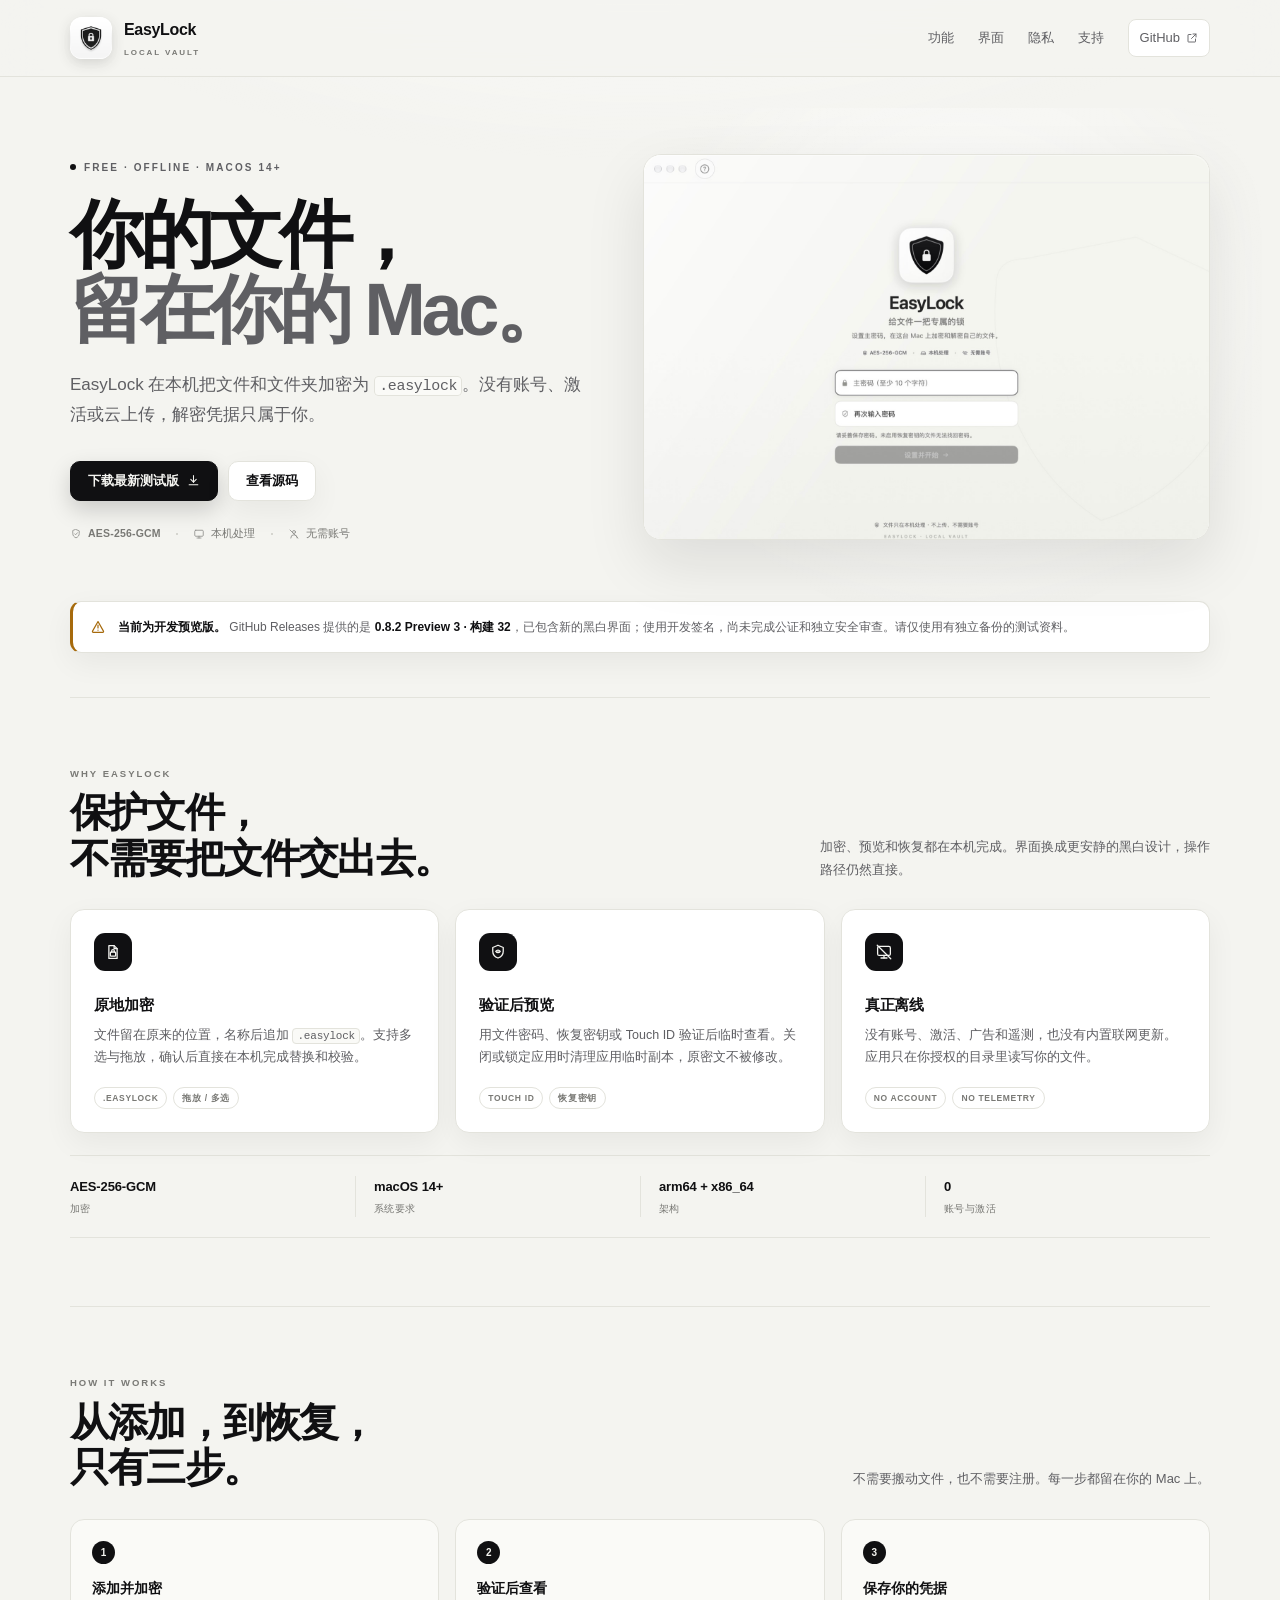
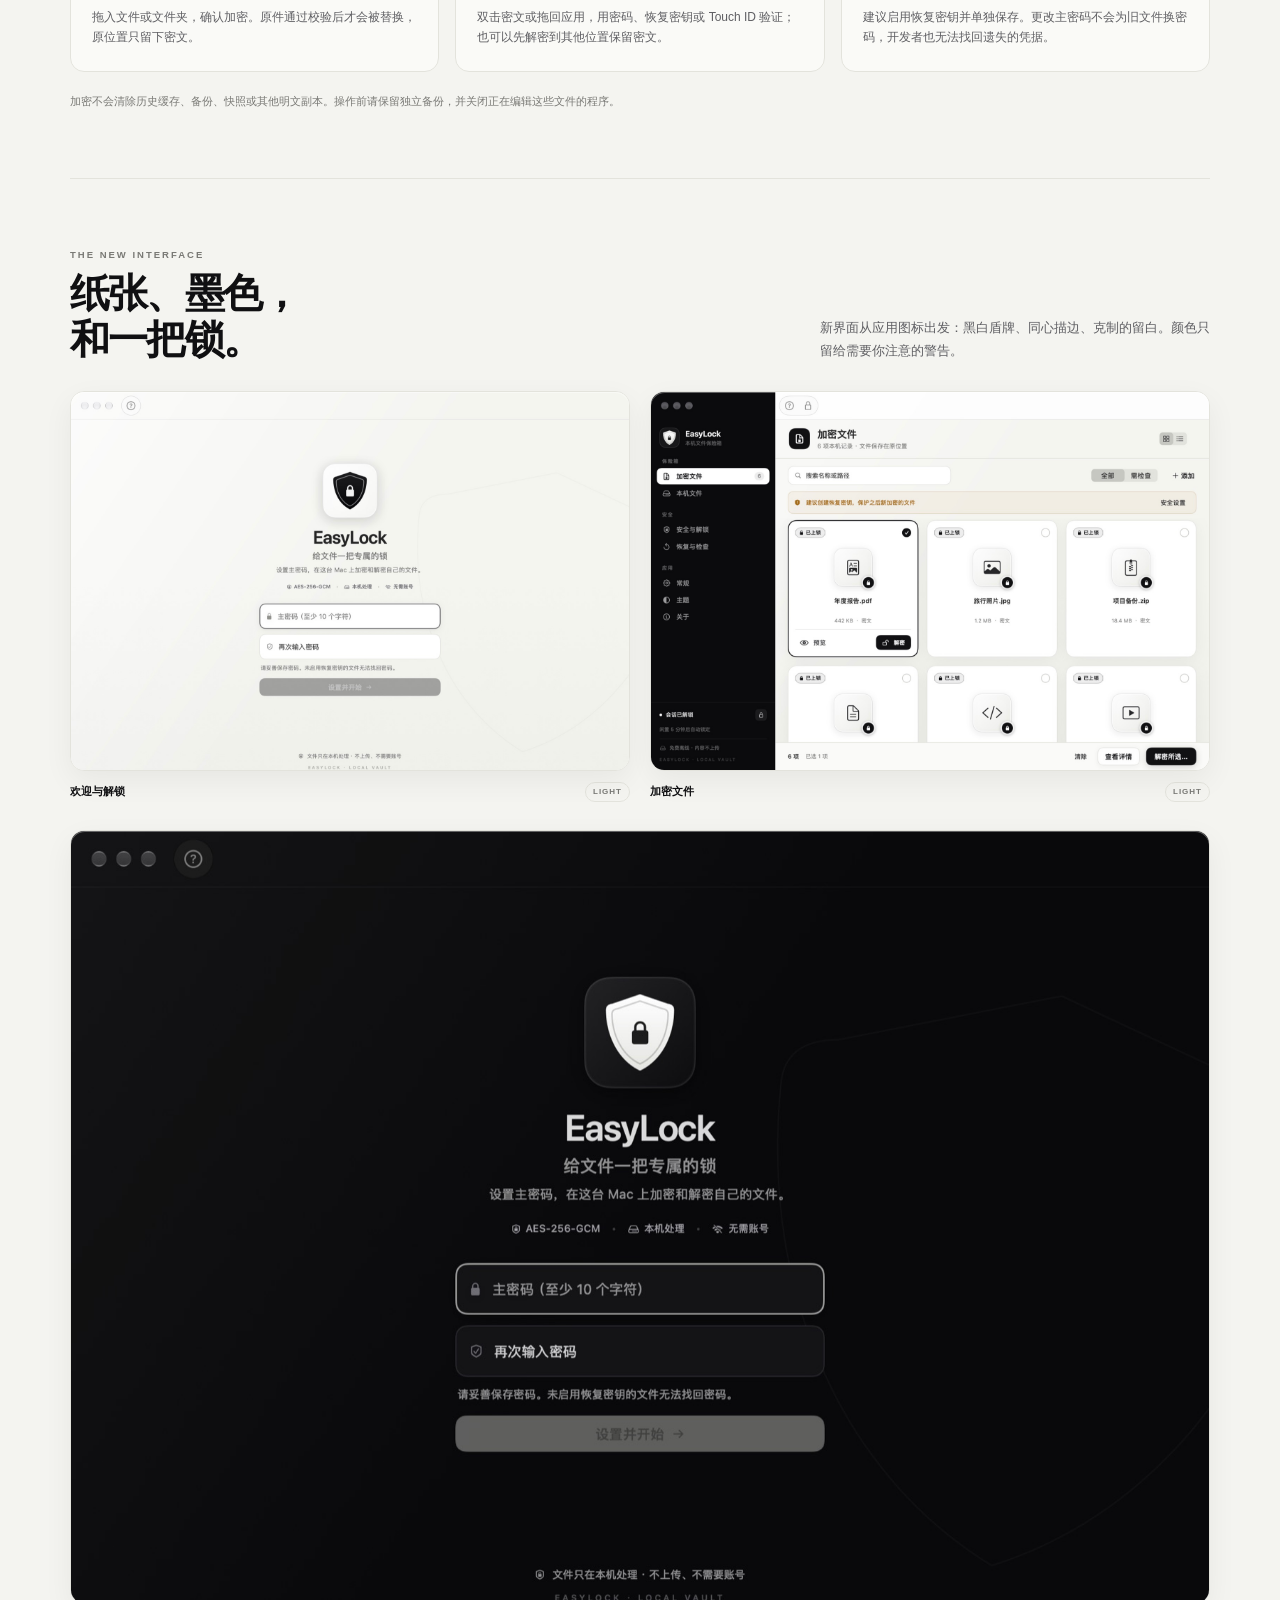
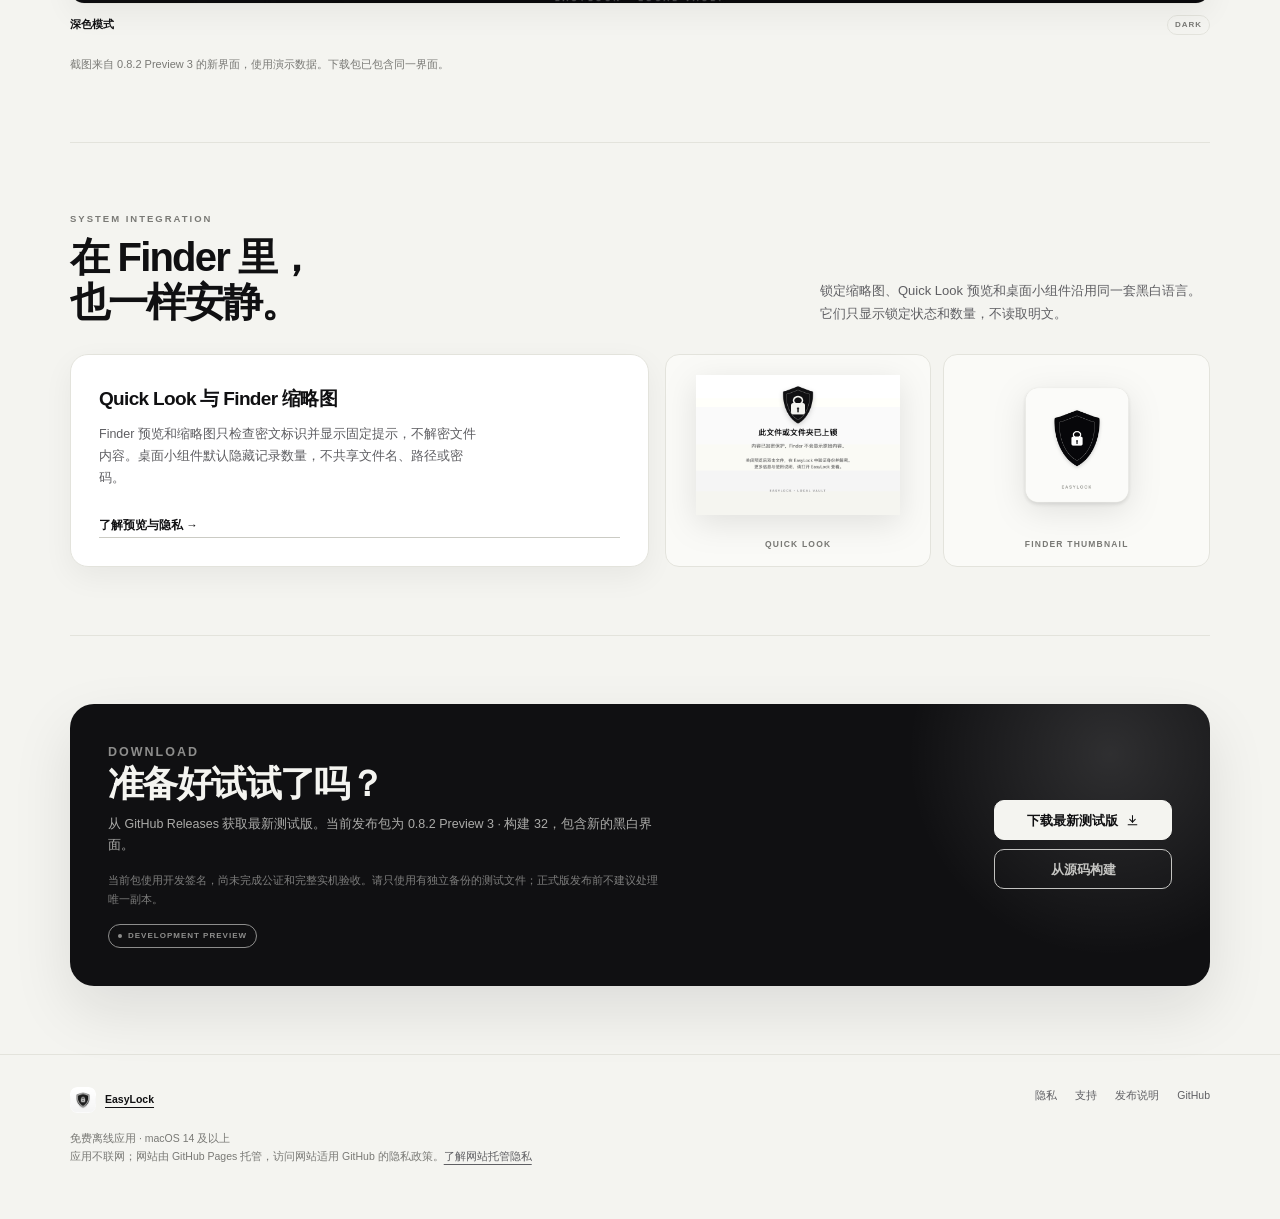
<file: docs/index.html>
<!doctype html>
<html lang="zh-CN">
<head>
  <meta charset="utf-8">
  <meta name="viewport" content="width=device-width,initial-scale=1">
  <meta name="description" content="EasyLock：免费、离线的 macOS 文件加密工具。新的黑白界面、Quick Look、Finder 缩略图和桌面小组件。">
  <title>EasyLock · 你的文件，留在你的 Mac</title>
  <link rel="icon" href="icon.png">
  <link rel="apple-touch-icon" href="icon.png">
  <meta name="theme-color" content="#f4f4f0" media="(prefers-color-scheme: light)">
  <meta name="theme-color" content="#09090a" media="(prefers-color-scheme: dark)">
  <meta property="og:type" content="website">
  <meta property="og:title" content="EasyLock · 你的文件，留在你的 Mac">
  <meta property="og:description" content="免费、离线的 macOS 文件加密工具。新的黑白界面、Quick Look、Finder 缩略图和桌面小组件。">
  <meta property="og:image" content="https://yqyqyq123abc.github.io/EasyLock/screens/library.jpg">
  <meta property="og:url" content="https://yqyqyq123abc.github.io/EasyLock/">
  <link rel="stylesheet" href="style.css">
</head>
<body>
  <a class="skip-link" href="#main">跳到主要内容</a>

  <header class="site-header">
    <div class="wrap header-inner">
      <a class="brand" href="index.html" aria-label="EasyLock 首页">
        <img src="icon.png" width="42" height="42" alt="">
        <span>
          <span class="brand-name">EasyLock</span>
          <span class="brand-sub">LOCAL VAULT</span>
        </span>
      </a>
      <nav class="nav" aria-label="主导航">
        <a class="nav-optional" href="#features">功能</a>
        <a class="nav-optional" href="#screens">界面</a>
        <a href="privacy.html">隐私</a>
        <a href="support.html">支持</a>
        <a class="nav-github" href="https://github.com/YQYQYQ123abc/EasyLock" target="_blank" rel="noopener">
          GitHub
          <svg viewBox="0 0 24 24" fill="none" stroke="currentColor" stroke-width="1.8" stroke-linecap="round" stroke-linejoin="round" aria-hidden="true"><path d="M14 4h6v6"/><path d="M20 4l-9 9"/><path d="M19 14v5a1 1 0 0 1-1 1H5a1 1 0 0 1-1-1V6a1 1 0 0 1 1-1h5"/></svg>
        </a>
      </nav>
    </div>
  </header>

  <main id="main" class="wrap">
    <section class="hero">
      <div class="hero-copy">
        <p class="eyebrow"><span class="eyebrow-dot"></span>FREE · OFFLINE · MACOS 14+</p>
        <h1>你的文件，<br><span>留在你的 Mac。</span></h1>
        <p class="lead">EasyLock 在本机把文件和文件夹加密为 <code>.easylock</code>。没有账号、激活或云上传，解密凭据只属于你。</p>
        <div class="actions">
          <a class="button primary" href="https://github.com/YQYQYQ123abc/EasyLock/releases/tag/v0.8.2-preview.3">
            下载最新测试版
            <svg viewBox="0 0 24 24" fill="none" stroke="currentColor" stroke-width="1.9" stroke-linecap="round" stroke-linejoin="round" aria-hidden="true"><path d="M12 3v12"/><path d="M7 10l5 5 5-5"/><path d="M4 20h16"/></svg>
          </a>
          <a class="button" href="https://github.com/YQYQYQ123abc/EasyLock" target="_blank" rel="noopener">查看源码</a>
        </div>
        <div class="hero-meta">
          <span><svg viewBox="0 0 24 24" fill="none" stroke="currentColor" stroke-width="1.7" stroke-linecap="round" stroke-linejoin="round" aria-hidden="true"><path d="M12 3l6.5 2.8V11c0 4.1-2.7 7.2-6.5 8.7C8.2 18.2 5.5 15.1 5.5 11V5.8z"/><path d="M9.2 11.6l2 2 3.7-4.1"/></svg>AES-256-GCM</span>
          <i class="dot" aria-hidden="true"></i>
          <span><svg viewBox="0 0 24 24" fill="none" stroke="currentColor" stroke-width="1.7" stroke-linecap="round" stroke-linejoin="round" aria-hidden="true"><rect x="3.5" y="4.5" width="17" height="12" rx="2"/><path d="M8 20h8"/><path d="M12 16.5V20"/></svg>本机处理</span>
          <i class="dot" aria-hidden="true"></i>
          <span><svg viewBox="0 0 24 24" fill="none" stroke="currentColor" stroke-width="1.7" stroke-linecap="round" stroke-linejoin="round" aria-hidden="true"><circle cx="12" cy="8" r="3"/><path d="M5.5 20a6.5 6.5 0 0 1 13 0"/><path d="M4 4l16 16"/></svg>无需账号</span>
        </div>
      </div>
      <div class="hero-visual">
        <div class="window">
          <picture>
            <source srcset="screens/welcome-dark.jpg" media="(prefers-color-scheme: dark)">
            <img src="screens/welcome.jpg" width="1600" height="1086" alt="EasyLock 新版的欢迎与解锁界面，使用黑白盾牌图标" fetchpriority="high">
          </picture>
        </div>
      </div>
    </section>

    <p class="notice">
      <svg viewBox="0 0 24 24" fill="none" stroke="currentColor" stroke-width="1.8" stroke-linecap="round" stroke-linejoin="round" aria-hidden="true"><path d="M12 3.8l8.2 14.4a1.2 1.2 0 0 1-1 1.8H4.8a1.2 1.2 0 0 1-1-1.8z"/><path d="M12 9v4.5"/><path d="M12 16.8h.01"/></svg>
      <span><strong>当前为开发预览版。</strong> GitHub Releases 提供的是 <strong>0.8.2 Preview 3 · 构建 32</strong>，已包含新的黑白界面；使用开发签名，尚未完成公证和独立安全审查。请仅使用有独立备份的测试资料。</span>
    </p>

    <section class="section" id="features">
      <div class="section-head">
        <div>
          <p class="section-kicker">WHY EASYLOCK</p>
          <h2 class="section-title">保护文件，<br>不需要把文件交出去。</h2>
        </div>
        <p class="section-copy">加密、预览和恢复都在本机完成。界面换成更安静的黑白设计，操作路径仍然直接。</p>
      </div>

      <div class="grid-3">
        <article class="card">
          <div class="icon-tile">
            <svg viewBox="0 0 24 24" fill="none" stroke="currentColor" stroke-width="1.7" stroke-linecap="round" stroke-linejoin="round" aria-hidden="true"><path d="M6.5 3.5h7l4 4v13h-11z"/><path d="M13.5 3.5v4h4"/><rect x="8.5" y="12" width="7" height="5.5" rx="1.2"/><path d="M10.2 12v-1.4a1.8 1.8 0 0 1 3.6 0V12"/></svg>
          </div>
          <h3>原地加密</h3>
          <p>文件留在原来的位置，名称后追加 <code>.easylock</code>。支持多选与拖放，确认后直接在本机完成替换和校验。</p>
          <div class="pill-row"><span class="pill">.EASYLOCK</span><span class="pill">拖放 / 多选</span></div>
        </article>

        <article class="card">
          <div class="icon-tile">
            <svg viewBox="0 0 24 24" fill="none" stroke="currentColor" stroke-width="1.7" stroke-linecap="round" stroke-linejoin="round" aria-hidden="true"><path d="M12 3l7 3v5c0 4.3-2.9 7.6-7 9-4.1-1.4-7-4.7-7-9V6z"/><path d="M9 11.2s1.2-1.7 3-1.7 3 1.7 3 1.7-1.2 1.7-3 1.7-3-1.7-3-1.7z"/><circle cx="12" cy="11.2" r=".8" fill="currentColor" stroke="none"/></svg>
          </div>
          <h3>验证后预览</h3>
          <p>用文件密码、恢复密钥或 Touch ID 验证后临时查看。关闭或锁定应用时清理应用临时副本，原密文不被修改。</p>
          <div class="pill-row"><span class="pill">TOUCH ID</span><span class="pill">恢复密钥</span></div>
        </article>

        <article class="card">
          <div class="icon-tile">
            <svg viewBox="0 0 24 24" fill="none" stroke="currentColor" stroke-width="1.7" stroke-linecap="round" stroke-linejoin="round" aria-hidden="true"><rect x="3.5" y="4.5" width="17" height="12" rx="2"/><path d="M8 20h8"/><path d="M12 16.5V20"/><path d="M3 3l18 18"/></svg>
          </div>
          <h3>真正离线</h3>
          <p>没有账号、激活、广告和遥测，也没有内置联网更新。应用只在你授权的目录里读写你的文件。</p>
          <div class="pill-row"><span class="pill">NO ACCOUNT</span><span class="pill">NO TELEMETRY</span></div>
        </article>
      </div>

      <ul class="spec-strip" aria-label="产品规格">
        <li><strong>AES-256-GCM</strong><span>加密</span></li>
        <li><strong>macOS 14+</strong><span>系统要求</span></li>
        <li><strong>arm64 + x86_64</strong><span>架构</span></li>
        <li><strong>0</strong><span>账号与激活</span></li>
      </ul>
    </section>

    <section class="section" id="how">
      <div class="section-head">
        <div>
          <p class="section-kicker">HOW IT WORKS</p>
          <h2 class="section-title">从添加，到恢复，<br>只有三步。</h2>
        </div>
        <p class="section-copy">不需要搬动文件，也不需要注册。每一步都留在你的 Mac 上。</p>
      </div>
      <div class="steps">
        <article class="step">
          <div class="step-num">1</div>
          <h3>添加并加密</h3>
          <p>拖入文件或文件夹，确认加密。原件通过校验后才会被替换，原位置只留下密文。</p>
        </article>
        <article class="step">
          <div class="step-num">2</div>
          <h3>验证后查看</h3>
          <p>双击密文或拖回应用，用密码、恢复密钥或 Touch ID 验证；也可以先解密到其他位置保留密文。</p>
        </article>
        <article class="step">
          <div class="step-num">3</div>
          <h3>保存你的凭据</h3>
          <p>建议启用恢复密钥并单独保存。更改主密码不会为旧文件换密码，开发者也无法找回遗失的凭据。</p>
        </article>
      </div>
      <p class="section-note">加密不会清除历史缓存、备份、快照或其他明文副本。操作前请保留独立备份，并关闭正在编辑这些文件的程序。</p>
    </section>

    <section class="section" id="screens">
      <div class="section-head">
        <div>
          <p class="section-kicker">THE NEW INTERFACE</p>
          <h2 class="section-title">纸张、墨色，<br>和一把锁。</h2>
        </div>
        <p class="section-copy">新界面从应用图标出发：黑白盾牌、同心描边、克制的留白。颜色只留给需要你注意的警告。</p>
      </div>

      <div class="gallery">
        <figure class="figure">
          <div class="window">
            <img src="screens/welcome.jpg" width="1600" height="1086" alt="EasyLock 欢迎与解锁页面的新界面" loading="lazy" decoding="async">
          </div>
          <figcaption><strong>欢迎与解锁</strong><span class="tag">LIGHT</span></figcaption>
        </figure>
        <figure class="figure">
          <div class="window">
            <img src="screens/library.jpg" width="1600" height="1086" alt="EasyLock 加密文件页面的新界面，显示黑白文件卡片" loading="lazy" decoding="async">
          </div>
          <figcaption><strong>加密文件</strong><span class="tag">LIGHT</span></figcaption>
        </figure>
        <figure class="figure">
          <div class="window">
            <img src="screens/welcome-dark.jpg" width="1600" height="1086" alt="EasyLock 深色模式下的欢迎与解锁页面" loading="lazy" decoding="async">
          </div>
          <figcaption><strong>深色模式</strong><span class="tag">DARK</span></figcaption>
        </figure>
      </div>

      <p class="section-note">截图来自 0.8.2 Preview 3 的新界面，使用演示数据。下载包已包含同一界面。</p>
    </section>

    <section class="section" id="system">
      <div class="section-head">
        <div>
          <p class="section-kicker">SYSTEM INTEGRATION</p>
          <h2 class="section-title">在 Finder 里，<br>也一样安静。</h2>
        </div>
        <p class="section-copy">锁定缩略图、Quick Look 预览和桌面小组件沿用同一套黑白语言。它们只显示锁定状态和数量，不读取明文。</p>
      </div>

      <div class="system">
        <div class="system-copy">
          <div>
            <h3>Quick Look 与 Finder 缩略图</h3>
            <p>Finder 预览和缩略图只检查密文标识并显示固定提示，不解密文件内容。桌面小组件默认隐藏记录数量，不共享文件名、路径或密码。</p>
          </div>
          <a class="text-link" href="privacy.html#preview">了解预览与隐私 →</a>
        </div>
        <div class="asset-grid">
          <div class="asset">
            <picture>
              <source srcset="screens/quicklook-dark.png" media="(prefers-color-scheme: dark)">
              <img src="screens/quicklook.png" width="640" height="440" alt="EasyLock 锁定文件的 Quick Look 预览卡片" loading="lazy" decoding="async">
            </picture>
            <span>QUICK LOOK</span>
          </div>
          <div class="asset">
            <img src="screens/thumbnail.png" width="512" height="512" alt="EasyLock 锁定文件的 Finder 缩略图" loading="lazy" decoding="async">
            <span>FINDER THUMBNAIL</span>
          </div>
        </div>
      </div>
    </section>

    <section class="section" id="download">
      <div class="download">
        <div class="download-copy">
          <p class="section-kicker">DOWNLOAD</p>
          <h2>准备好试试了吗？</h2>
          <p>从 GitHub Releases 获取最新测试版。当前发布包为 0.8.2 Preview 3 · 构建 32，包含新的黑白界面。</p>
          <p class="download-note">当前包使用开发签名，尚未完成公证和完整实机验收。请只使用有独立备份的测试文件；正式版发布前不建议处理唯一副本。</p>
          <span class="download-status">DEVELOPMENT PREVIEW</span>
        </div>
        <div class="download-actions">
          <a class="button primary" href="https://github.com/YQYQYQ123abc/EasyLock/releases/tag/v0.8.2-preview.3">
            下载最新测试版
            <svg viewBox="0 0 24 24" fill="none" stroke="currentColor" stroke-width="1.9" stroke-linecap="round" stroke-linejoin="round" aria-hidden="true"><path d="M12 3v12"/><path d="M7 10l5 5 5-5"/><path d="M4 20h16"/></svg>
          </a>
          <a class="button" href="https://github.com/YQYQYQ123abc/EasyLock#构建与验证" target="_blank" rel="noopener">从源码构建</a>
        </div>
      </div>
    </section>
  </main>

  <footer class="site-footer">
    <div class="wrap">
      <div class="footer-inner">
        <div>
          <a class="footer-brand" href="index.html"><img src="icon.png" width="26" height="26" alt="">EasyLock</a>
          <p class="footer-note">免费离线应用 · macOS 14 及以上<br>应用不联网；网站由 GitHub Pages 托管，访问网站适用 GitHub 的隐私政策。<a href="https://docs.github.com/en/site-policy/privacy-policies/github-general-privacy-statement" target="_blank" rel="noopener">了解网站托管隐私</a></p>
        </div>
        <div class="footer-links">
          <a href="privacy.html">隐私</a>
          <a href="support.html">支持</a>
          <a href="https://github.com/YQYQYQ123abc/EasyLock/blob/main/EasyLock/Distribution/ReleaseNotes/0.8.2-preview.3.md" target="_blank" rel="noopener">发布说明</a>
          <a href="https://github.com/YQYQYQ123abc/EasyLock" target="_blank" rel="noopener">GitHub</a>
        </div>
      </div>
    </div>
  </footer>
</body>
</html>
</file>
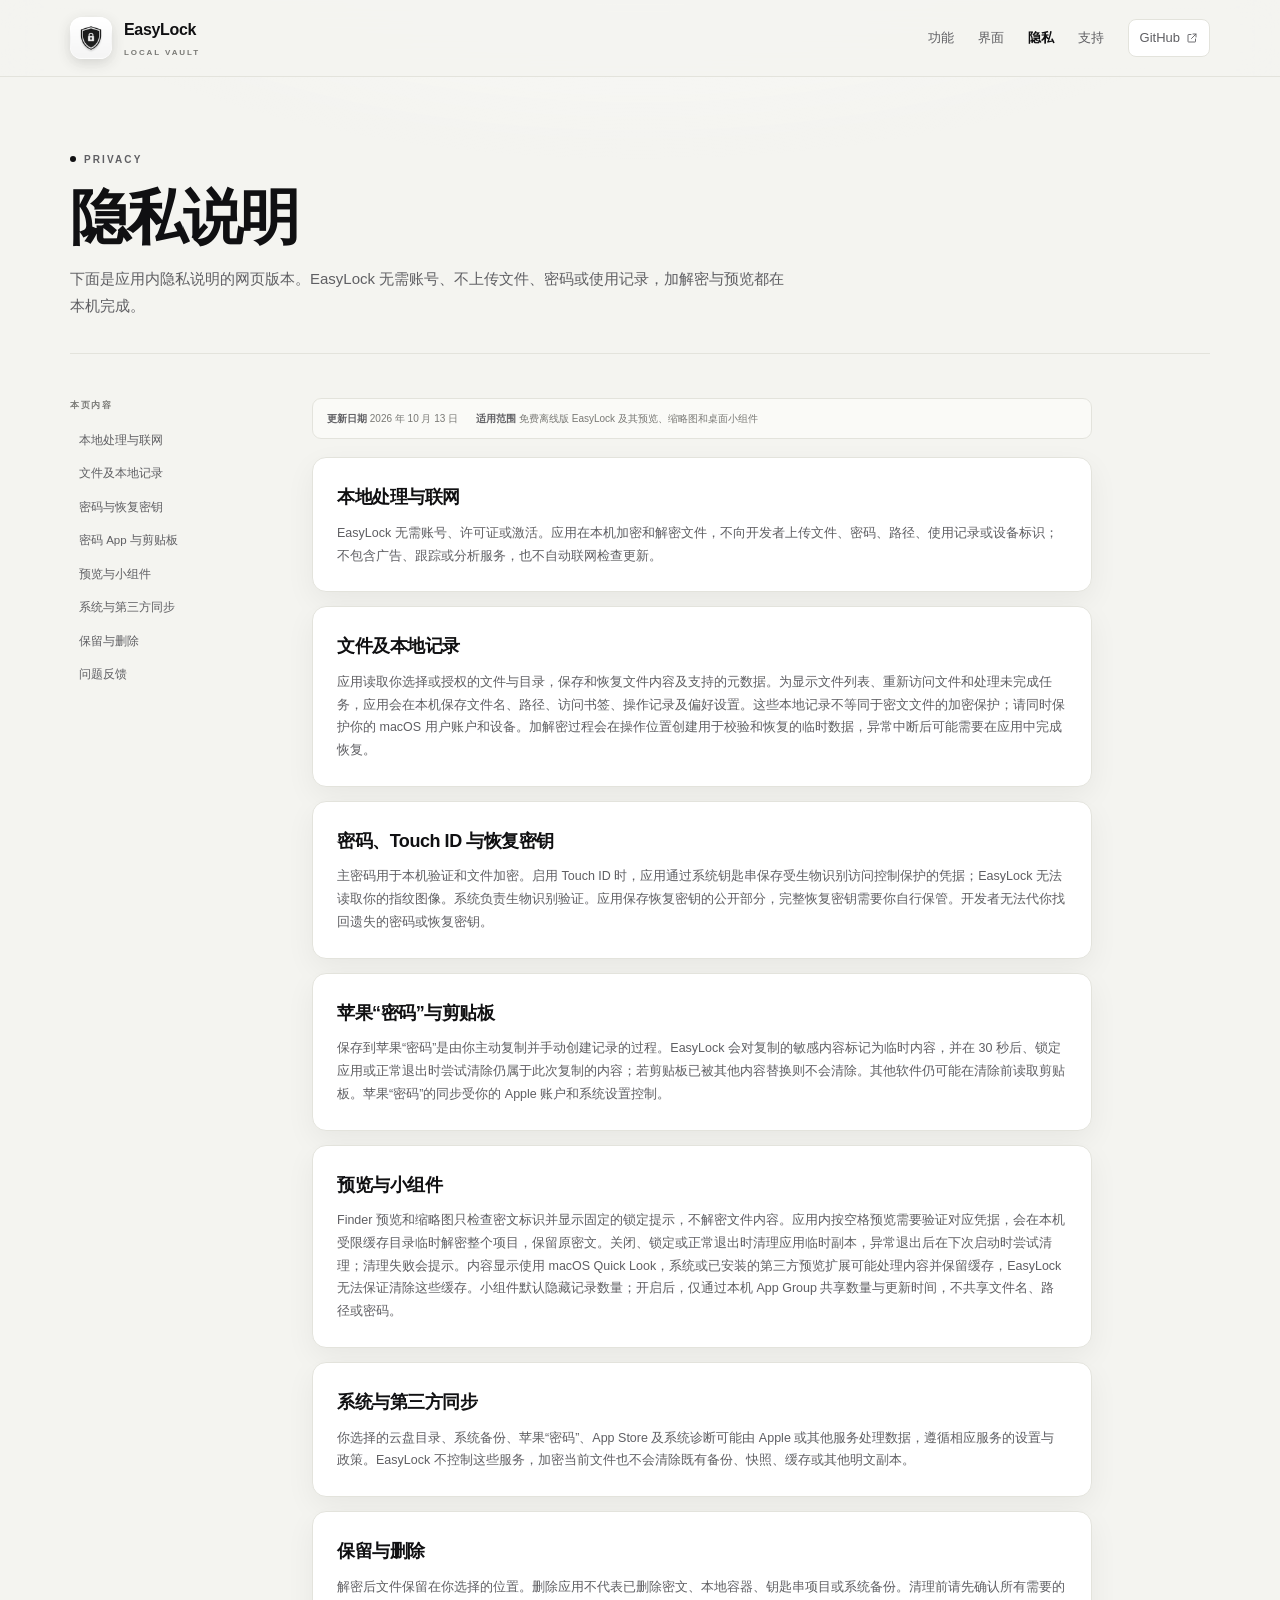
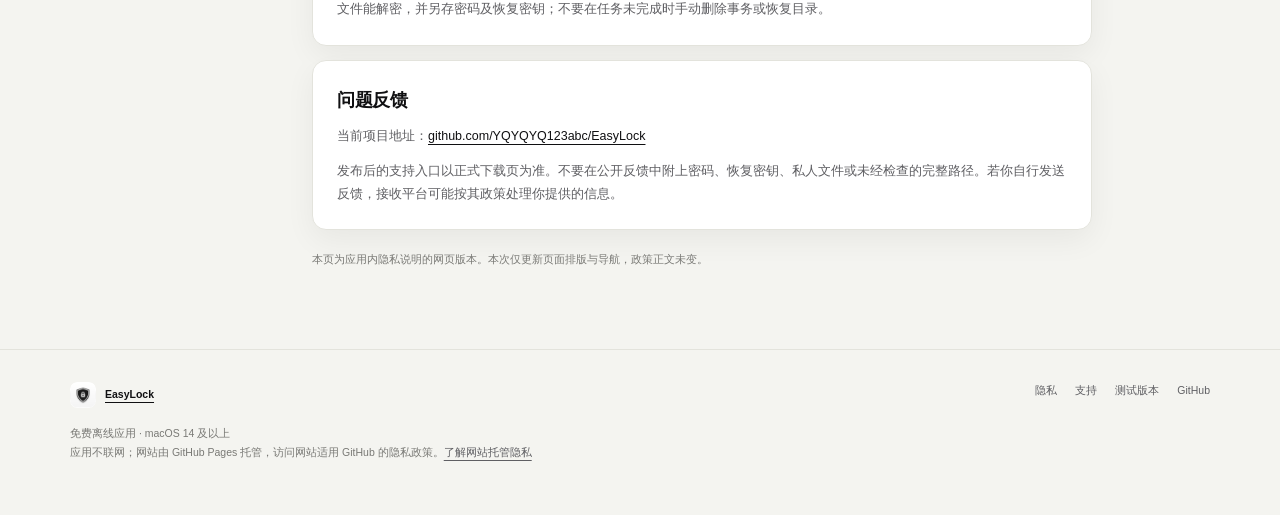
<file: docs/privacy.html>
<!doctype html>
<html lang="zh-CN">
<head>
  <meta charset="utf-8">
  <meta name="viewport" content="width=device-width,initial-scale=1">
  <meta name="description" content="EasyLock 隐私说明：本地处理、文件记录、密码与 Touch ID、预览、小组件和第三方同步。">
  <title>隐私说明 · EasyLock</title>
  <link rel="icon" href="icon.png">
  <link rel="apple-touch-icon" href="icon.png">
  <meta name="theme-color" content="#f4f4f0" media="(prefers-color-scheme: light)">
  <meta name="theme-color" content="#09090a" media="(prefers-color-scheme: dark)">
  <meta property="og:type" content="article">
  <meta property="og:title" content="隐私说明 · EasyLock">
  <meta property="og:description" content="EasyLock 隐私说明：本地处理、文件记录、密码与 Touch ID、预览、小组件和第三方同步。">
  <meta property="og:image" content="https://yqyqyq123abc.github.io/EasyLock/screens/library.jpg">
  <link rel="stylesheet" href="style.css">
</head>
<body>
  <a class="skip-link" href="#main">跳到主要内容</a>

  <header class="site-header">
    <div class="wrap header-inner">
      <a class="brand" href="index.html" aria-label="EasyLock 首页">
        <img src="icon.png" width="42" height="42" alt="">
        <span>
          <span class="brand-name">EasyLock</span>
          <span class="brand-sub">LOCAL VAULT</span>
        </span>
      </a>
      <nav class="nav" aria-label="主导航">
        <a class="nav-optional" href="index.html#features">功能</a>
        <a class="nav-optional" href="index.html#screens">界面</a>
        <a href="privacy.html" aria-current="page">隐私</a>
        <a href="support.html">支持</a>
        <a class="nav-github" href="https://github.com/YQYQYQ123abc/EasyLock" target="_blank" rel="noopener">
          GitHub
          <svg viewBox="0 0 24 24" fill="none" stroke="currentColor" stroke-width="1.8" stroke-linecap="round" stroke-linejoin="round" aria-hidden="true"><path d="M14 4h6v6"/><path d="M20 4l-9 9"/><path d="M19 14v5a1 1 0 0 1-1 1H5a1 1 0 0 1-1-1V6a1 1 0 0 1 1-1h5"/></svg>
        </a>
      </nav>
    </div>
  </header>

  <main id="main" class="wrap">
    <section class="page-hero">
      <p class="eyebrow"><span class="eyebrow-dot"></span>PRIVACY</p>
      <h1>隐私说明</h1>
      <p class="lead">下面是应用内隐私说明的网页版本。EasyLock 无需账号、不上传文件、密码或使用记录，加解密与预览都在本机完成。</p>
    </section>

    <div class="docs-layout">
      <nav class="docs-nav" aria-label="本页内容">
        <p class="docs-nav-title">本页内容</p>
        <a href="#local">本地处理与联网</a>
        <a href="#records">文件及本地记录</a>
        <a href="#credentials">密码与恢复密钥</a>
        <a href="#clipboard">密码 App 与剪贴板</a>
        <a href="#preview">预览与小组件</a>
        <a href="#sync">系统与第三方同步</a>
        <a href="#retention">保留与删除</a>
        <a href="#feedback">问题反馈</a>
      </nav>

      <div class="docs-content">
        <div class="meta-strip">
          <span><strong>更新日期</strong> 2026 年 10 月 13 日</span>
          <span><strong>适用范围</strong> 免费离线版 EasyLock 及其预览、缩略图和桌面小组件</span>
        </div>

        <section class="docs-section" id="local">
          <h2>本地处理与联网</h2>
          <p>EasyLock 无需账号、许可证或激活。应用在本机加密和解密文件，不向开发者上传文件、密码、路径、使用记录或设备标识；不包含广告、跟踪或分析服务，也不自动联网检查更新。</p>
        </section>

        <section class="docs-section" id="records">
          <h2>文件及本地记录</h2>
          <p>应用读取你选择或授权的文件与目录，保存和恢复文件内容及支持的元数据。为显示文件列表、重新访问文件和处理未完成任务，应用会在本机保存文件名、路径、访问书签、操作记录及偏好设置。这些本地记录不等同于密文文件的加密保护；请同时保护你的 macOS 用户账户和设备。加解密过程会在操作位置创建用于校验和恢复的临时数据，异常中断后可能需要在应用中完成恢复。</p>
        </section>

        <section class="docs-section" id="credentials">
          <h2>密码、Touch ID 与恢复密钥</h2>
          <p>主密码用于本机验证和文件加密。启用 Touch ID 时，应用通过系统钥匙串保存受生物识别访问控制保护的凭据；EasyLock 无法读取你的指纹图像。系统负责生物识别验证。应用保存恢复密钥的公开部分，完整恢复密钥需要你自行保管。开发者无法代你找回遗失的密码或恢复密钥。</p>
        </section>

        <section class="docs-section" id="clipboard">
          <h2>苹果“密码”与剪贴板</h2>
          <p>保存到苹果“密码”是由你主动复制并手动创建记录的过程。EasyLock 会对复制的敏感内容标记为临时内容，并在 30 秒后、锁定应用或正常退出时尝试清除仍属于此次复制的内容；若剪贴板已被其他内容替换则不会清除。其他软件仍可能在清除前读取剪贴板。苹果“密码”的同步受你的 Apple 账户和系统设置控制。</p>
        </section>

        <section class="docs-section" id="preview">
          <h2>预览与小组件</h2>
          <p>Finder 预览和缩略图只检查密文标识并显示固定的锁定提示，不解密文件内容。应用内按空格预览需要验证对应凭据，会在本机受限缓存目录临时解密整个项目，保留原密文。关闭、锁定或正常退出时清理应用临时副本，异常退出后在下次启动时尝试清理；清理失败会提示。内容显示使用 macOS Quick Look，系统或已安装的第三方预览扩展可能处理内容并保留缓存，EasyLock 无法保证清除这些缓存。小组件默认隐藏记录数量；开启后，仅通过本机 App Group 共享数量与更新时间，不共享文件名、路径或密码。</p>
        </section>

        <section class="docs-section" id="sync">
          <h2>系统与第三方同步</h2>
          <p>你选择的云盘目录、系统备份、苹果“密码”、App Store 及系统诊断可能由 Apple 或其他服务处理数据，遵循相应服务的设置与政策。EasyLock 不控制这些服务，加密当前文件也不会清除既有备份、快照、缓存或其他明文副本。</p>
        </section>

        <section class="docs-section" id="retention">
          <h2>保留与删除</h2>
          <p>解密后文件保留在你选择的位置。删除应用不代表已删除密文、本地容器、钥匙串项目或系统备份。清理前请先确认所有需要的文件能解密，并另存密码及恢复密钥；不要在任务未完成时手动删除事务或恢复目录。</p>
        </section>

        <section class="docs-section" id="feedback">
          <h2>问题反馈</h2>
          <p>当前项目地址：<a href="https://github.com/YQYQYQ123abc/EasyLock" target="_blank" rel="noopener">github.com/YQYQYQ123abc/EasyLock</a></p>
          <p>发布后的支持入口以正式下载页为准。不要在公开反馈中附上密码、恢复密钥、私人文件或未经检查的完整路径。若你自行发送反馈，接收平台可能按其政策处理你提供的信息。</p>
        </section>

        <p class="section-note">本页为应用内隐私说明的网页版本。本次仅更新页面排版与导航，政策正文未变。</p>
      </div>
    </div>
  </main>

  <footer class="site-footer">
    <div class="wrap">
      <div class="footer-inner">
        <div>
          <a class="footer-brand" href="index.html"><img src="icon.png" width="26" height="26" alt="">EasyLock</a>
          <p class="footer-note">免费离线应用 · macOS 14 及以上<br>应用不联网；网站由 GitHub Pages 托管，访问网站适用 GitHub 的隐私政策。<a href="https://docs.github.com/en/site-policy/privacy-policies/github-general-privacy-statement" target="_blank" rel="noopener">了解网站托管隐私</a></p>
        </div>
        <div class="footer-links">
          <a href="privacy.html">隐私</a>
          <a href="support.html">支持</a>
          <a href="https://github.com/YQYQYQ123abc/EasyLock/releases" target="_blank" rel="noopener">测试版本</a>
          <a href="https://github.com/YQYQYQ123abc/EasyLock" target="_blank" rel="noopener">GitHub</a>
        </div>
      </div>
    </div>
  </footer>
</body>
</html>
</file>
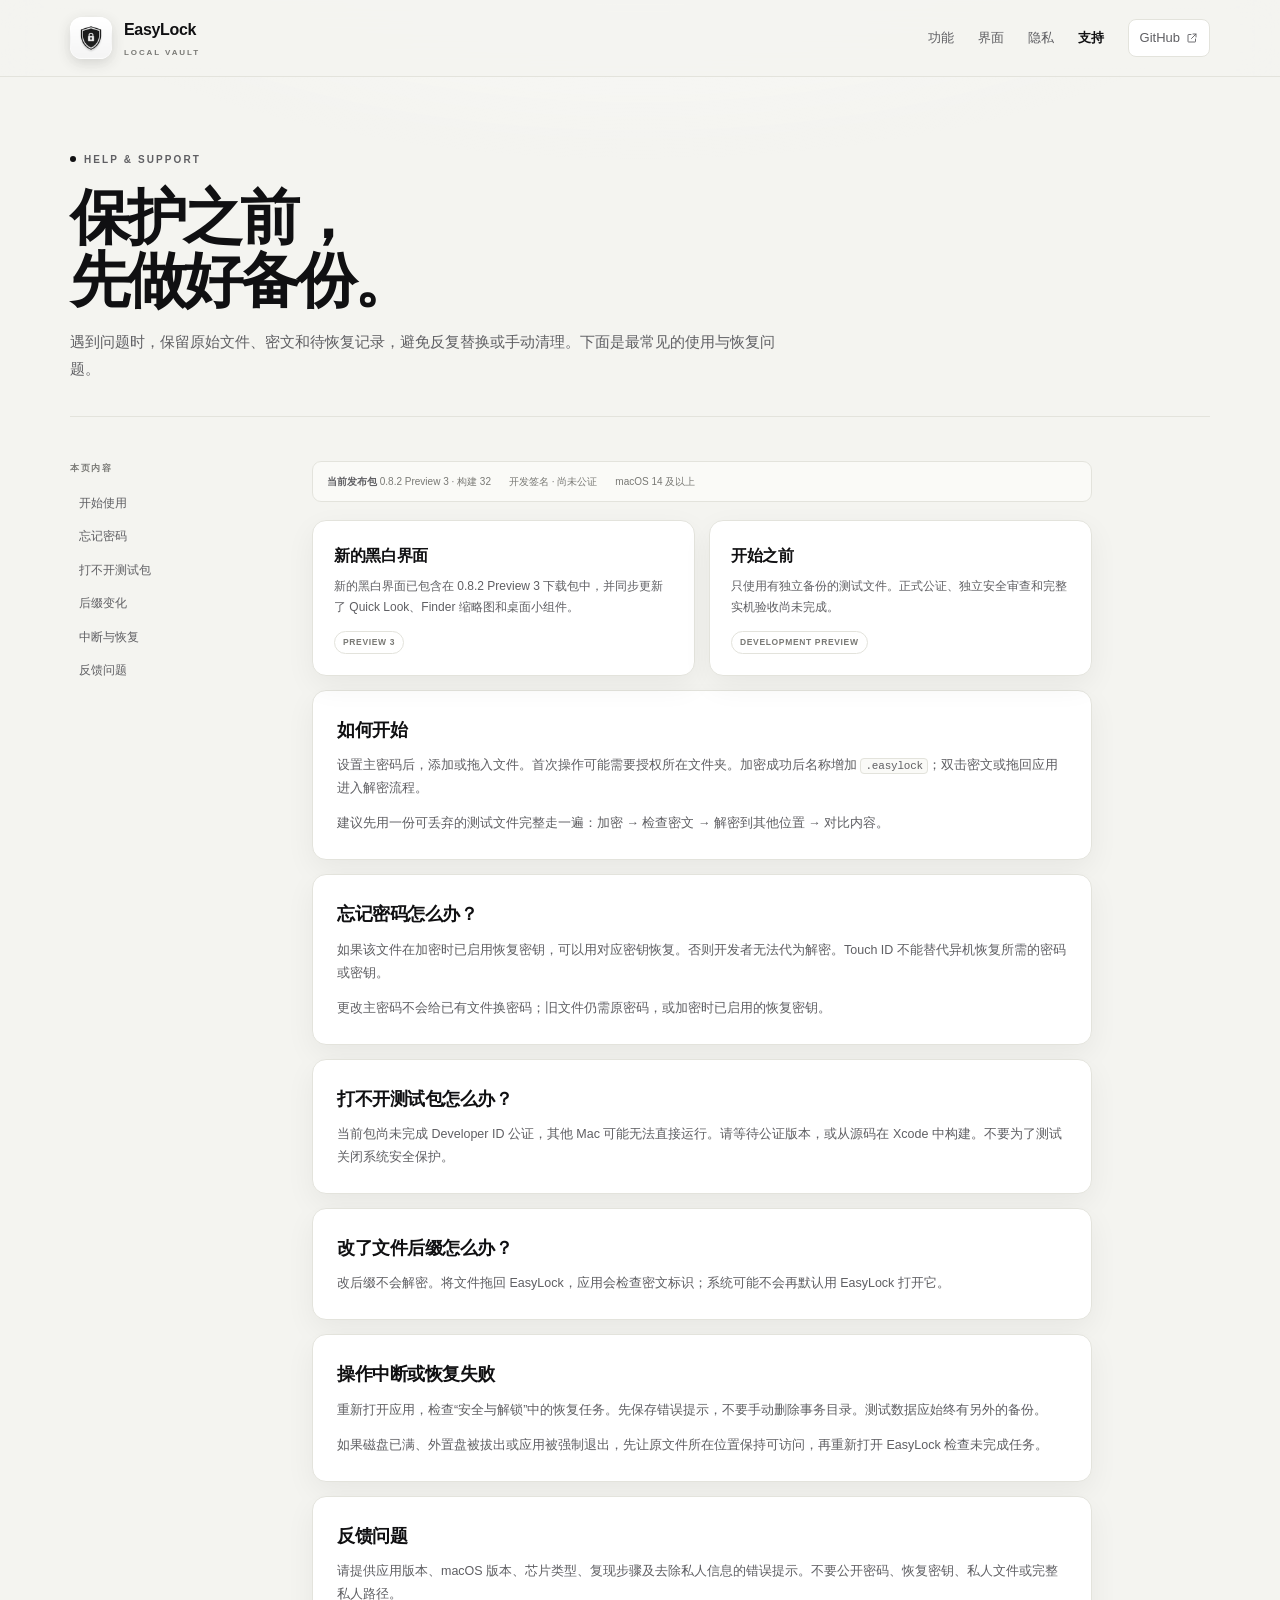
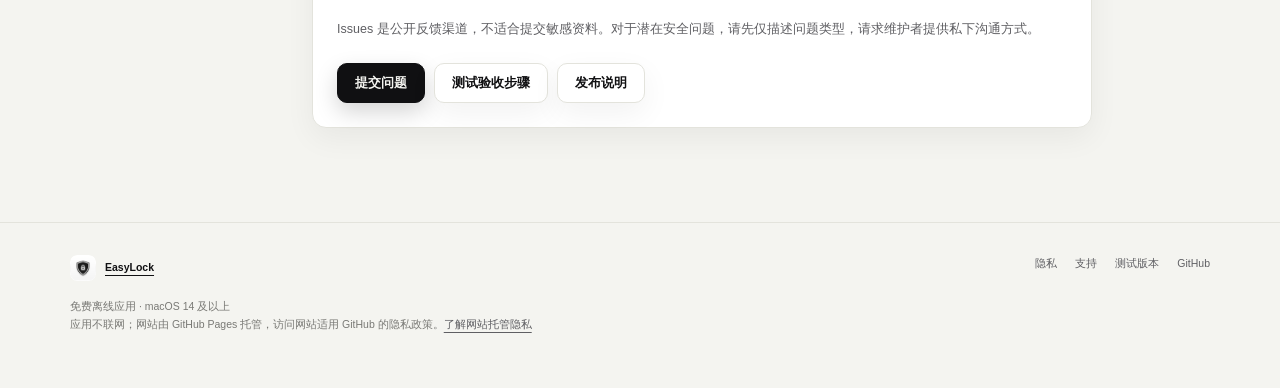
<file: docs/support.html>
<!doctype html>
<html lang="zh-CN">
<head>
  <meta charset="utf-8">
  <meta name="viewport" content="width=device-width,initial-scale=1">
  <meta name="description" content="EasyLock 使用与支持：安装、解密、忘记密码、后缀变化、操作中断恢复和问题反馈。">
  <title>使用与支持 · EasyLock</title>
  <link rel="icon" href="icon.png">
  <link rel="apple-touch-icon" href="icon.png">
  <meta name="theme-color" content="#f4f4f0" media="(prefers-color-scheme: light)">
  <meta name="theme-color" content="#09090a" media="(prefers-color-scheme: dark)">
  <meta property="og:type" content="article">
  <meta property="og:title" content="使用与支持 · EasyLock">
  <meta property="og:description" content="安装、解密、忘记密码、后缀变化、操作中断恢复和问题反馈。">
  <meta property="og:image" content="https://yqyqyq123abc.github.io/EasyLock/screens/library.jpg">
  <link rel="stylesheet" href="style.css">
</head>
<body>
  <a class="skip-link" href="#main">跳到主要内容</a>

  <header class="site-header">
    <div class="wrap header-inner">
      <a class="brand" href="index.html" aria-label="EasyLock 首页">
        <img src="icon.png" width="42" height="42" alt="">
        <span>
          <span class="brand-name">EasyLock</span>
          <span class="brand-sub">LOCAL VAULT</span>
        </span>
      </a>
      <nav class="nav" aria-label="主导航">
        <a class="nav-optional" href="index.html#features">功能</a>
        <a class="nav-optional" href="index.html#screens">界面</a>
        <a href="privacy.html">隐私</a>
        <a href="support.html" aria-current="page">支持</a>
        <a class="nav-github" href="https://github.com/YQYQYQ123abc/EasyLock" target="_blank" rel="noopener">
          GitHub
          <svg viewBox="0 0 24 24" fill="none" stroke="currentColor" stroke-width="1.8" stroke-linecap="round" stroke-linejoin="round" aria-hidden="true"><path d="M14 4h6v6"/><path d="M20 4l-9 9"/><path d="M19 14v5a1 1 0 0 1-1 1H5a1 1 0 0 1-1-1V6a1 1 0 0 1 1-1h5"/></svg>
        </a>
      </nav>
    </div>
  </header>

  <main id="main" class="wrap">
    <section class="page-hero">
      <p class="eyebrow"><span class="eyebrow-dot"></span>HELP &amp; SUPPORT</p>
      <h1>保护之前，<br>先做好备份。</h1>
      <p class="lead">遇到问题时，保留原始文件、密文和待恢复记录，避免反复替换或手动清理。下面是最常见的使用与恢复问题。</p>
    </section>

    <div class="docs-layout">
      <nav class="docs-nav" aria-label="本页内容">
        <p class="docs-nav-title">本页内容</p>
        <a href="#start">开始使用</a>
        <a href="#password">忘记密码</a>
        <a href="#open">打不开测试包</a>
        <a href="#rename">后缀变化</a>
        <a href="#recovery">中断与恢复</a>
        <a href="#feedback">反馈问题</a>
      </nav>

      <div class="docs-content">
        <div class="meta-strip">
          <span><strong>当前发布包</strong> 0.8.2 Preview 3 · 构建 32</span>
          <span>开发签名 · 尚未公证</span>
          <span>macOS 14 及以上</span>
        </div>

        <div class="support-grid">
          <div class="support-card">
            <h2>新的黑白界面</h2>
            <p>新的黑白界面已包含在 0.8.2 Preview 3 下载包中，并同步更新了 Quick Look、Finder 缩略图和桌面小组件。</p>
            <span class="pill">PREVIEW 3</span>
          </div>
          <div class="support-card">
            <h2>开始之前</h2>
            <p>只使用有独立备份的测试文件。正式公证、独立安全审查和完整实机验收尚未完成。</p>
            <span class="pill">DEVELOPMENT PREVIEW</span>
          </div>
        </div>

        <section class="docs-section" id="start">
          <h2>如何开始</h2>
          <p>设置主密码后，添加或拖入文件。首次操作可能需要授权所在文件夹。加密成功后名称增加 <code>.easylock</code>；双击密文或拖回应用进入解密流程。</p>
          <p>建议先用一份可丢弃的测试文件完整走一遍：加密 → 检查密文 → 解密到其他位置 → 对比内容。</p>
        </section>

        <section class="docs-section" id="password">
          <h2>忘记密码怎么办？</h2>
          <p>如果该文件在加密时已启用恢复密钥，可以用对应密钥恢复。否则开发者无法代为解密。Touch ID 不能替代异机恢复所需的密码或密钥。</p>
          <p>更改主密码不会给已有文件换密码；旧文件仍需原密码，或加密时已启用的恢复密钥。</p>
        </section>

        <section class="docs-section" id="open">
          <h2>打不开测试包怎么办？</h2>
          <p>当前包尚未完成 Developer ID 公证，其他 Mac 可能无法直接运行。请等待公证版本，或从源码在 Xcode 中构建。不要为了测试关闭系统安全保护。</p>
        </section>

        <section class="docs-section" id="rename">
          <h2>改了文件后缀怎么办？</h2>
          <p>改后缀不会解密。将文件拖回 EasyLock，应用会检查密文标识；系统可能不会再默认用 EasyLock 打开它。</p>
        </section>

        <section class="docs-section" id="recovery">
          <h2>操作中断或恢复失败</h2>
          <p>重新打开应用，检查“安全与解锁”中的恢复任务。先保存错误提示，不要手动删除事务目录。测试数据应始终有另外的备份。</p>
          <p>如果磁盘已满、外置盘被拔出或应用被强制退出，先让原文件所在位置保持可访问，再重新打开 EasyLock 检查未完成任务。</p>
        </section>

        <section class="docs-section" id="feedback">
          <h2>反馈问题</h2>
          <p>请提供应用版本、macOS 版本、芯片类型、复现步骤及去除私人信息的错误提示。不要公开密码、恢复密钥、私人文件或完整私人路径。</p>
          <p>Issues 是公开反馈渠道，不适合提交敏感资料。对于潜在安全问题，请先仅描述问题类型，请求维护者提供私下沟通方式。</p>
          <div class="inline-actions">
            <a class="button primary" href="https://github.com/YQYQYQ123abc/EasyLock/issues/new" target="_blank" rel="noopener">提交问题</a>
            <a class="button" href="https://github.com/YQYQYQ123abc/EasyLock/blob/main/EasyLock/Distribution/Testing-Guide.md" target="_blank" rel="noopener">测试验收步骤</a>
            <a class="button" href="https://github.com/YQYQYQ123abc/EasyLock/blob/main/EasyLock/Distribution/ReleaseNotes/0.8.2-preview.3.md" target="_blank" rel="noopener">发布说明</a>
          </div>
        </section>
      </div>
    </div>
  </main>

  <footer class="site-footer">
    <div class="wrap">
      <div class="footer-inner">
        <div>
          <a class="footer-brand" href="index.html"><img src="icon.png" width="26" height="26" alt="">EasyLock</a>
          <p class="footer-note">免费离线应用 · macOS 14 及以上<br>应用不联网；网站由 GitHub Pages 托管，访问网站适用 GitHub 的隐私政策。<a href="https://docs.github.com/en/site-policy/privacy-policies/github-general-privacy-statement" target="_blank" rel="noopener">了解网站托管隐私</a></p>
        </div>
        <div class="footer-links">
          <a href="privacy.html">隐私</a>
          <a href="support.html">支持</a>
          <a href="https://github.com/YQYQYQ123abc/EasyLock/releases/tag/v0.8.2-preview.3" target="_blank" rel="noopener">测试版本</a>
          <a href="https://github.com/YQYQYQ123abc/EasyLock" target="_blank" rel="noopener">GitHub</a>
        </div>
      </div>
    </div>
  </footer>
</body>
</html>
</file>
<file: docs/style.css>
/* EasyLock site — ink & paper, matching the monochrome shield icon. */
:root {
  color-scheme: light dark;
  --paper: #f4f4f0;
  --surface: #ffffff;
  --surface-2: #fafaf7;
  --surface-3: #efefe9;
  --ink: #101012;
  --muted: #5f5f63;
  --faint: #797975;
  --line: #e3e3dc;
  --line-strong: #cbcbc4;
  --warning: #a66a0c;
  --warning-bg: rgba(166, 106, 12, 0.07);
  --halo: rgba(255, 255, 255, 0.78);
  --glow: rgba(16, 16, 18, 0.055);
  --header-bg: rgba(244, 244, 240, 0.84);
  --shadow: 0 24px 60px rgba(16, 16, 18, 0.10);
  --shadow-soft: 0 10px 30px rgba(16, 16, 18, 0.055);
  --radius-xl: 24px;
  --radius-lg: 18px;
  --radius-md: 14px;
  --radius-sm: 10px;
}

@media (prefers-color-scheme: dark) {
  :root {
    --paper: #09090a;
    --surface: #141416;
    --surface-2: #19191c;
    --surface-3: #1f1f23;
    --ink: #f6f6f2;
    --muted: #acacb2;
    --faint: #8b8b92;
    --line: #2a2a2e;
    --line-strong: #3c3c41;
    --warning: #e2b35e;
    --warning-bg: rgba(226, 179, 94, 0.08);
    --halo: rgba(255, 255, 255, 0.055);
    --glow: rgba(255, 255, 255, 0.045);
    --header-bg: rgba(9, 9, 10, 0.82);
    --shadow: 0 24px 60px rgba(0, 0, 0, 0.48);
    --shadow-soft: 0 10px 30px rgba(0, 0, 0, 0.34);
  }
}

* { box-sizing: border-box; }
html { scroll-behavior: smooth; }
body {
  margin: 0;
  background: var(--paper);
  color: var(--ink);
  font-family: -apple-system, BlinkMacSystemFont, "SF Pro Text", "Segoe UI", sans-serif;
  font-size: 16px;
  line-height: 1.7;
  -webkit-font-smoothing: antialiased;
  text-rendering: optimizeLegibility;
  overflow-x: hidden;
}
body::before {
  content: "";
  position: fixed;
  inset: 0;
  z-index: -1;
  pointer-events: none;
  background: radial-gradient(ellipse 80% 45% at 50% -12%, var(--halo), transparent 66%);
}
::selection { background: var(--ink); color: var(--paper); }
img { display: block; max-width: 100%; }
picture { display: block; }
a { color: var(--ink); text-underline-offset: 4px; }
p { margin: 0 0 1em; }
p:last-child { margin-bottom: 0; }
code {
  padding: 1px 4px;
  border: 1px solid var(--line);
  border-radius: 4px;
  background: var(--surface-2);
  font: 0.88em ui-monospace, SFMono-Regular, Menlo, monospace;
  letter-spacing: -0.02em;
}
h1, h2, h3 { text-wrap: balance; }
:focus-visible { outline: 2px solid var(--ink); outline-offset: 3px; }
[id] { scroll-margin-top: 96px; }
.skip-link {
  position: absolute;
  left: 16px;
  top: -80px;
  z-index: 100;
  padding: 10px 14px;
  border-radius: 8px;
  background: var(--ink);
  color: var(--paper);
  font-size: 12px;
  text-decoration: none;
}
.skip-link:focus { top: 16px; }

.wrap { width: min(1140px, calc(100% - 56px)); margin-inline: auto; }

/* Header */
.site-header {
  position: sticky;
  top: 0;
  z-index: 50;
  border-bottom: 1px solid var(--line);
  background: var(--header-bg);
  -webkit-backdrop-filter: saturate(1.2) blur(18px);
  backdrop-filter: saturate(1.2) blur(18px);
}
.header-inner {
  min-height: 76px;
  display: flex;
  align-items: center;
  justify-content: space-between;
  gap: 24px;
}
.brand {
  display: flex;
  align-items: center;
  gap: 12px;
  color: inherit;
  text-decoration: none;
  flex: 0 0 auto;
}
.brand img {
  width: 42px;
  height: 42px;
  border-radius: 12px;
  background: #fff;
  box-shadow: 0 4px 14px rgba(0, 0, 0, 0.14);
}
.brand-name { font-size: 16px; font-weight: 700; letter-spacing: -0.02em; line-height: 1.1; }
.brand-sub {
  display: block;
  margin-top: 3px;
  font-size: 8px;
  font-weight: 700;
  letter-spacing: 1.9px;
  color: var(--faint);
}
.nav { display: flex; align-items: center; gap: 24px; font-size: 13px; font-weight: 500; }
.nav a { color: var(--muted); text-decoration: none; white-space: nowrap; }
.nav a:hover, .nav a[aria-current="page"] { color: var(--ink); }
.nav a[aria-current="page"] { font-weight: 650; }
.nav-github {
  display: inline-flex;
  align-items: center;
  gap: 6px;
  padding: 7px 11px;
  border: 1px solid var(--line);
  border-radius: 8px;
  background: var(--surface);
}
.nav-github:hover { border-color: var(--line-strong); }
.nav-github svg { width: 12px; height: 12px; }

/* Buttons */
.button {
  display: inline-flex;
  align-items: center;
  justify-content: center;
  gap: 8px;
  min-height: 40px;
  padding: 10px 17px;
  border: 1px solid var(--line);
  border-radius: var(--radius-sm);
  background: var(--surface);
  color: var(--ink);
  box-shadow: var(--shadow-soft);
  text-decoration: none;
  font-size: 13px;
  font-weight: 600;
  line-height: 1.2;
  white-space: nowrap;
  transition: transform 160ms ease, box-shadow 160ms ease, border-color 160ms ease;
}
.button:hover { transform: translateY(-1px); border-color: var(--line-strong); box-shadow: var(--shadow); }
.button.primary {
  background: var(--ink);
  color: var(--paper);
  border-color: var(--ink);
  box-shadow: 0 9px 22px rgba(0, 0, 0, 0.17);
}
.button.primary:hover { box-shadow: 0 13px 30px rgba(0, 0, 0, 0.22); }
.button svg { width: 13px; height: 13px; flex: 0 0 auto; }
.actions { display: flex; flex-wrap: wrap; gap: 10px; margin-top: 30px; }

/* Hero */
.hero {
  display: grid;
  grid-template-columns: minmax(0, 1.02fr) minmax(0, 1.12fr);
  gap: 56px;
  align-items: center;
  padding: 74px 0 40px;
}
.eyebrow {
  display: inline-flex;
  align-items: center;
  gap: 8px;
  margin: 0;
  font-size: 10px;
  font-weight: 700;
  letter-spacing: 2.1px;
  color: var(--muted);
  text-transform: uppercase;
}
.eyebrow-dot { width: 6px; height: 6px; border-radius: 50%; background: var(--ink); }
.hero h1 {
  margin: 20px 0 22px;
  font-size: clamp(44px, 6.2vw, 74px);
  line-height: 1.01;
  letter-spacing: -0.06em;
  font-weight: 650;
}
.hero h1 span { color: var(--muted); }
.lead { max-width: 560px; color: var(--muted); font-size: 17px; line-height: 1.8; }
.hero-meta {
  display: flex;
  flex-wrap: wrap;
  align-items: center;
  gap: 9px 15px;
  margin-top: 24px;
  color: var(--faint);
  font-size: 10.5px;
  font-weight: 550;
  letter-spacing: 0.2px;
}
.hero-meta span { display: inline-flex; align-items: center; gap: 6px; }
.hero-meta svg { width: 12px; height: 12px; opacity: 0.8; }
.hero-meta .dot { display: inline-block; width: 2px; height: 2px; border-radius: 50%; background: var(--line-strong); }
.hero-visual { position: relative; }
.hero-visual::before {
  content: "";
  position: absolute;
  inset: -12% -9% -16%;
  z-index: 0;
  border-radius: 44px;
  background: radial-gradient(circle at 55% 40%, var(--halo), transparent 68%);
  pointer-events: none;
}
.hero-visual .window { position: relative; z-index: 1; }

.window {
  position: relative;
  overflow: hidden;
  border: 1px solid var(--line);
  border-radius: var(--radius-lg);
  background: var(--surface);
  box-shadow: var(--shadow);
}
.window img { width: 100%; height: auto; }
.window::after {
  content: "";
  position: absolute;
  inset: 0;
  border-radius: inherit;
  box-shadow: inset 0 1px 0 rgba(255, 255, 255, 0.35);
  pointer-events: none;
}

/* Status / notice */
.notice {
  display: flex;
  align-items: flex-start;
  gap: 12px;
  margin: 18px 0 0;
  padding: 15px 17px;
  border: 1px solid var(--line);
  border-left: 3px solid var(--warning);
  border-radius: 11px;
  background: var(--surface);
  color: var(--muted);
  box-shadow: var(--shadow-soft);
  font-size: 12px;
  line-height: 1.7;
}
.notice svg { flex: 0 0 auto; width: 16px; height: 16px; margin-top: 2px; color: var(--warning); }
.notice strong { color: var(--ink); font-weight: 600; }
.notice a { color: var(--ink); }
.notice + .section { margin-top: 44px; }

/* Sections */
.section { padding: 68px 0; border-top: 1px solid var(--line); }
.section-head {
  display: flex;
  align-items: flex-end;
  justify-content: space-between;
  gap: 36px;
  margin-bottom: 28px;
}
.section-kicker {
  margin: 0 0 8px;
  font-size: 9.5px;
  font-weight: 700;
  letter-spacing: 2px;
  color: var(--faint);
  text-transform: uppercase;
}
.section-title {
  margin: 0;
  font-size: clamp(28px, 4vw, 40px);
  line-height: 1.14;
  letter-spacing: -0.045em;
  font-weight: 650;
}
.section-copy { max-width: 390px; margin: 0; color: var(--muted); font-size: 13px; line-height: 1.75; }
.section-note { margin: 20px 0 0; color: var(--faint); font-size: 11px; }

/* Feature cards */
.grid-3 { display: grid; grid-template-columns: repeat(3, minmax(0, 1fr)); gap: 16px; }
.card {
  padding: 23px;
  border: 1px solid var(--line);
  border-radius: var(--radius-md);
  background: var(--surface);
  box-shadow: var(--shadow-soft);
}
.icon-tile {
  display: grid;
  place-items: center;
  width: 38px;
  height: 38px;
  margin-bottom: 22px;
  border-radius: 11px;
  background: var(--ink);
  color: var(--paper);
}
.icon-tile svg { width: 18px; height: 18px; }
.card h3 { margin: 0 0 7px; font-size: 14.5px; letter-spacing: -0.01em; }
.card p { margin: 0; color: var(--muted); font-size: 12.5px; line-height: 1.75; }
.pill-row { display: flex; flex-wrap: wrap; gap: 6px; margin-top: 18px; }
.pill {
  display: inline-flex;
  align-items: center;
  padding: 3px 8px;
  border: 1px solid var(--line);
  border-radius: 99px;
  color: var(--faint);
  font-size: 8.5px;
  font-weight: 600;
  letter-spacing: 0.65px;
}

.spec-strip {
  display: grid;
  grid-template-columns: repeat(4, minmax(0, 1fr));
  gap: 0;
  margin: 22px 0 0;
  padding: 20px 0;
  border-top: 1px solid var(--line);
  border-bottom: 1px solid var(--line);
  list-style: none;
}
.spec-strip li { padding: 0 18px; border-left: 1px solid var(--line); }
.spec-strip li:first-child { border-left: 0; padding-left: 0; }
.spec-strip strong { display: block; font-size: 13px; font-weight: 650; letter-spacing: -0.01em; }
.spec-strip span { display: block; margin-top: 3px; color: var(--faint); font-size: 9.5px; letter-spacing: 0.4px; }

/* Steps */
.steps { display: grid; grid-template-columns: repeat(3, minmax(0, 1fr)); gap: 16px; counter-reset: step; }
.step {
  padding: 21px 21px 23px;
  border: 1px solid var(--line);
  border-radius: var(--radius-md);
  background: var(--surface-2);
}
.step-num {
  display: grid;
  place-items: center;
  width: 23px;
  height: 23px;
  margin-bottom: 14px;
  border-radius: 50%;
  background: var(--ink);
  color: var(--paper);
  font-size: 10px;
  font-weight: 700;
}
.step h3 { margin: 0 0 6px; font-size: 13.5px; }
.step p { margin: 0; color: var(--muted); font-size: 12px; line-height: 1.7; }

/* Screenshot gallery */
.gallery { display: grid; grid-template-columns: repeat(2, minmax(0, 1fr)); gap: 28px 20px; }
.figure { margin: 0; }
.figure figcaption {
  display: flex;
  align-items: center;
  justify-content: space-between;
  gap: 12px;
  margin-top: 11px;
  color: var(--muted);
  font-size: 10.5px;
}
.figure figcaption strong { color: var(--ink); font-weight: 600; }
.figure figcaption .tag {
  color: var(--faint);
  font-size: 8px;
  font-weight: 700;
  letter-spacing: 1px;
  border: 1px solid var(--line);
  border-radius: 99px;
  padding: 2px 7px;
}
.figure .window { border-radius: var(--radius-md); box-shadow: var(--shadow-soft); }
.gallery .figure:last-child:nth-child(odd) { grid-column: 1 / -1; }
.gallery .figure:last-child:nth-child(odd) .window { max-width: 1140px; margin-inline: auto; }

/* System integration */
.system { display: grid; grid-template-columns: 1.03fr 0.97fr; gap: 16px; align-items: stretch; }
.system-copy {
  display: flex;
  flex-direction: column;
  justify-content: space-between;
  gap: 26px;
  padding: 28px;
  border: 1px solid var(--line);
  border-radius: var(--radius-lg);
  background: var(--surface);
  box-shadow: var(--shadow-soft);
}
.system-copy h3 { margin: 0 0 9px; font-size: 19px; letter-spacing: -0.035em; }
.system-copy p { margin: 0; color: var(--muted); font-size: 12.5px; line-height: 1.75; max-width: 380px; }
.asset-grid { display: grid; grid-template-columns: 1fr 1fr; gap: 12px; }
.asset {
  display: flex;
  flex-direction: column;
  align-items: center;
  justify-content: space-between;
  gap: 14px;
  min-height: 210px;
  padding: 20px 14px 15px;
  border: 1px solid var(--line);
  border-radius: var(--radius-md);
  background: var(--surface-2);
  text-align: center;
}
.asset img { width: auto; max-height: 140px; object-fit: contain; filter: drop-shadow(0 8px 16px rgba(0, 0, 0, 0.10)); }
.asset span { color: var(--faint); font-size: 8.5px; font-weight: 650; letter-spacing: 1.2px; }
.text-link { color: var(--ink); font-size: 11.5px; font-weight: 600; text-decoration: none; border-bottom: 1px solid var(--line-strong); padding-bottom: 2px; }
.text-link:hover { border-color: var(--ink); }

/* Download */
.download {
  display: flex;
  align-items: center;
  justify-content: space-between;
  gap: 40px;
  padding: 38px;
  border-radius: var(--radius-xl);
  background: var(--ink);
  color: var(--paper);
  box-shadow: var(--shadow);
  overflow: hidden;
  position: relative;
}
.download::after {
  content: "";
  position: absolute;
  right: -110px;
  top: -160px;
  width: 420px;
  height: 420px;
  border-radius: 50%;
  background: radial-gradient(circle, rgba(255, 255, 255, 0.13), transparent 68%);
  pointer-events: none;
}
.download-copy { position: relative; z-index: 1; max-width: 560px; }
.download .section-kicker { color: inherit; opacity: 0.55; }
.download h2 { margin: 0 0 9px; font-size: clamp(27px, 4vw, 36px); line-height: 1.12; letter-spacing: -0.045em; color: inherit; }
.download p { margin: 0; color: inherit; opacity: 0.68; font-size: 12.5px; line-height: 1.75; }
.download-actions { position: relative; z-index: 1; display: flex; flex-direction: column; gap: 9px; flex: 0 0 auto; }
.download .button { min-width: 178px; box-shadow: none; }
.download .button:not(.primary) { border-color: currentColor; background: transparent; color: inherit; opacity: 0.78; }
.download .button.primary { background: var(--paper); color: var(--ink); border-color: var(--paper); }
.download-status {
  display: inline-flex;
  align-items: center;
  gap: 6px;
  margin-top: 16px;
  padding: 4px 9px;
  border: 1px solid currentColor;
  border-radius: 99px;
  color: inherit;
  opacity: 0.55;
  font-size: 8px;
  font-weight: 700;
  letter-spacing: 1px;
}
.download-status::before { content: ""; width: 4px; height: 4px; border-radius: 50%; background: currentColor; }
.download-note { margin-top: 14px !important; opacity: 0.48 !important; font-size: 10.5px !important; }
.download-note a { color: inherit; }

/* Subpage hero + docs layout */
.page-hero { padding: 66px 0 34px; border-bottom: 1px solid var(--line); }
.page-hero h1 { margin: 16px 0 16px; font-size: clamp(38px, 5.6vw, 60px); line-height: 1.05; letter-spacing: -0.055em; font-weight: 650; }
.page-hero .lead { max-width: 720px; font-size: 15px; }
.docs-layout {
  display: grid;
  grid-template-columns: 190px minmax(0, 1fr);
  gap: 52px;
  align-items: start;
  padding: 44px 0 80px;
}
.docs-nav {
  position: sticky;
  top: 102px;
  display: flex;
  flex-direction: column;
  gap: 2px;
  font-size: 11.5px;
}
.docs-nav .docs-nav-title {
  margin: 0 0 10px;
  color: var(--faint);
  font-size: 8.5px;
  font-weight: 700;
  letter-spacing: 1.6px;
  text-transform: uppercase;
}
.docs-nav a { padding: 6px 9px; border-radius: 6px; color: var(--muted); text-decoration: none; }
.docs-nav a:hover { background: var(--surface-2); color: var(--ink); }
.docs-content { min-width: 0; max-width: 780px; }
.docs-section {
  margin-bottom: 14px;
  padding: 24px;
  border: 1px solid var(--line);
  border-radius: var(--radius-md);
  background: var(--surface);
  box-shadow: var(--shadow-soft);
}
.docs-section h2 { margin: 0 0 9px; font-size: 18px; letter-spacing: -0.025em; }
.docs-section p, .docs-section li { color: var(--muted); font-size: 12.5px; line-height: 1.82; }
.docs-section ul { margin: 8px 0 0; padding-left: 20px; }
.docs-section li { margin: 4px 0; }
.docs-section p:last-child { margin-bottom: 0; }
code {
  padding: 1px 4px;
  border: 1px solid var(--line);
  border-radius: 4px;
  background: var(--surface-2);
  font: 0.88em ui-monospace, SFMono-Regular, Menlo, monospace;
  letter-spacing: -0.02em;
}
.meta-strip {
  display: flex;
  flex-wrap: wrap;
  gap: 8px 18px;
  margin-bottom: 18px;
  padding: 11px 14px;
  border: 1px solid var(--line);
  border-radius: 9px;
  background: var(--surface-2);
  color: var(--faint);
  font-size: 10px;
}
.meta-strip strong { color: var(--muted); font-weight: 600; }
.faq { display: flex; flex-direction: column; gap: 9px; }
details {
  padding: 0 16px;
  border: 1px solid var(--line);
  border-radius: var(--radius-sm);
  background: var(--surface-2);
}
summary {
  display: flex;
  align-items: center;
  justify-content: space-between;
  gap: 16px;
  padding: 14px 0;
  color: var(--ink);
  cursor: pointer;
  font-size: 12.5px;
  font-weight: 600;
  list-style: none;
}
summary::-webkit-details-marker { display: none; }
summary::after { content: "+"; color: var(--faint); font-size: 16px; font-weight: 400; line-height: 1; }
details[open] summary::after { content: "−"; }
details .faq-body { padding: 0 0 15px; color: var(--muted); font-size: 12px; line-height: 1.8; }
details .faq-body p:last-child { margin-bottom: 0; }
code {
  padding: 1px 4px;
  border: 1px solid var(--line);
  border-radius: 4px;
  background: var(--surface-2);
  font: 0.88em ui-monospace, SFMono-Regular, Menlo, monospace;
  letter-spacing: -0.02em;
}
.inline-actions { display: flex; flex-wrap: wrap; gap: 9px; margin-top: 22px; }
.support-grid { display: grid; grid-template-columns: 1fr 1fr; gap: 14px; margin-bottom: 14px; }
.support-card { padding: 21px; border: 1px solid var(--line); border-radius: var(--radius-md); background: var(--surface); box-shadow: var(--shadow-soft); }
.support-card h2 { margin: 0 0 7px; font-size: 16px; letter-spacing: -0.02em; }
.support-card p { margin: 0; color: var(--muted); font-size: 12px; line-height: 1.75; }
.support-card .pill { margin-top: 13px; }

/* Footer */
.site-footer { padding: 32px 0 54px; border-top: 1px solid var(--line); color: var(--muted); font-size: 10.5px; }
.footer-inner { display: flex; align-items: flex-start; justify-content: space-between; gap: 32px; flex-wrap: wrap; }
.footer-brand { display: flex; align-items: center; gap: 9px; color: var(--ink); font-weight: 650; }
.footer-brand img { width: 26px; height: 26px; border-radius: 7px; }
.footer-links { display: flex; align-items: center; gap: 18px; flex-wrap: wrap; }
.footer-links a { color: var(--muted); text-decoration: none; }
.footer-links a:hover { color: var(--ink); }
.footer-note { max-width: 620px; margin-top: 16px; line-height: 1.75; color: var(--faint); }
.footer-note a { color: var(--muted); }

/* Responsive */
@media (max-width: 960px) {
  .hero { grid-template-columns: 1fr; gap: 40px; padding-top: 56px; }
  .hero-visual { max-width: 760px; }
  .section-head { flex-direction: column; align-items: flex-start; gap: 12px; }
  .section-copy { max-width: 620px; }
  .grid-3 { grid-template-columns: repeat(2, minmax(0, 1fr)); }
  .grid-3 .card:last-child { grid-column: span 2; }
  .system { grid-template-columns: 1fr; }
  .docs-layout { grid-template-columns: 1fr; gap: 26px; }
  .docs-nav { position: static; flex-direction: row; flex-wrap: wrap; gap: 4px; padding-bottom: 4px; border-bottom: 1px solid var(--line); }
  .docs-nav .docs-nav-title { display: none; }
  .docs-nav a { border: 1px solid var(--line); background: var(--surface); }
  .docs-content { max-width: none; }
}

@media (max-width: 720px) {
  .wrap { width: calc(100% - 36px); }
  .header-inner { min-height: 68px; gap: 12px; }
  .brand img { width: 36px; height: 36px; border-radius: 10px; }
  .brand-name { font-size: 14px; }
  .nav { gap: 14px; font-size: 11.5px; }
  .nav .nav-optional { display: none; }
  .nav-github { padding: 6px 8px; }
  .hero { padding-top: 44px; }
  .hero h1 { font-size: clamp(38px, 11vw, 56px); }
  .lead { font-size: 15px; }
  .grid-3, .steps, .gallery, .support-grid { grid-template-columns: 1fr; }
  .grid-3 .card:last-child { grid-column: auto; }
  .spec-strip { grid-template-columns: 1fr 1fr; row-gap: 16px; }
  .spec-strip li { padding-left: 14px; }
  .spec-strip li:nth-child(3) { border-left: 0; padding-left: 0; }
  .download { flex-direction: column; align-items: flex-start; padding: 28px; gap: 24px; }
  .download-actions { width: 100%; flex-direction: row; flex-wrap: wrap; }
  .download .button { flex: 1 1 160px; }
  .asset-grid { grid-template-columns: 1fr; }
  .page-hero { padding-top: 44px; }
  .docs-section { padding: 20px; }
  .site-footer { padding-bottom: 40px; }
  .footer-inner { flex-direction: column; gap: 18px; }
}

@media (prefers-reduced-motion: reduce) {
  html { scroll-behavior: auto; }
  *, *::before, *::after { transition: none !important; }
}
</file>
